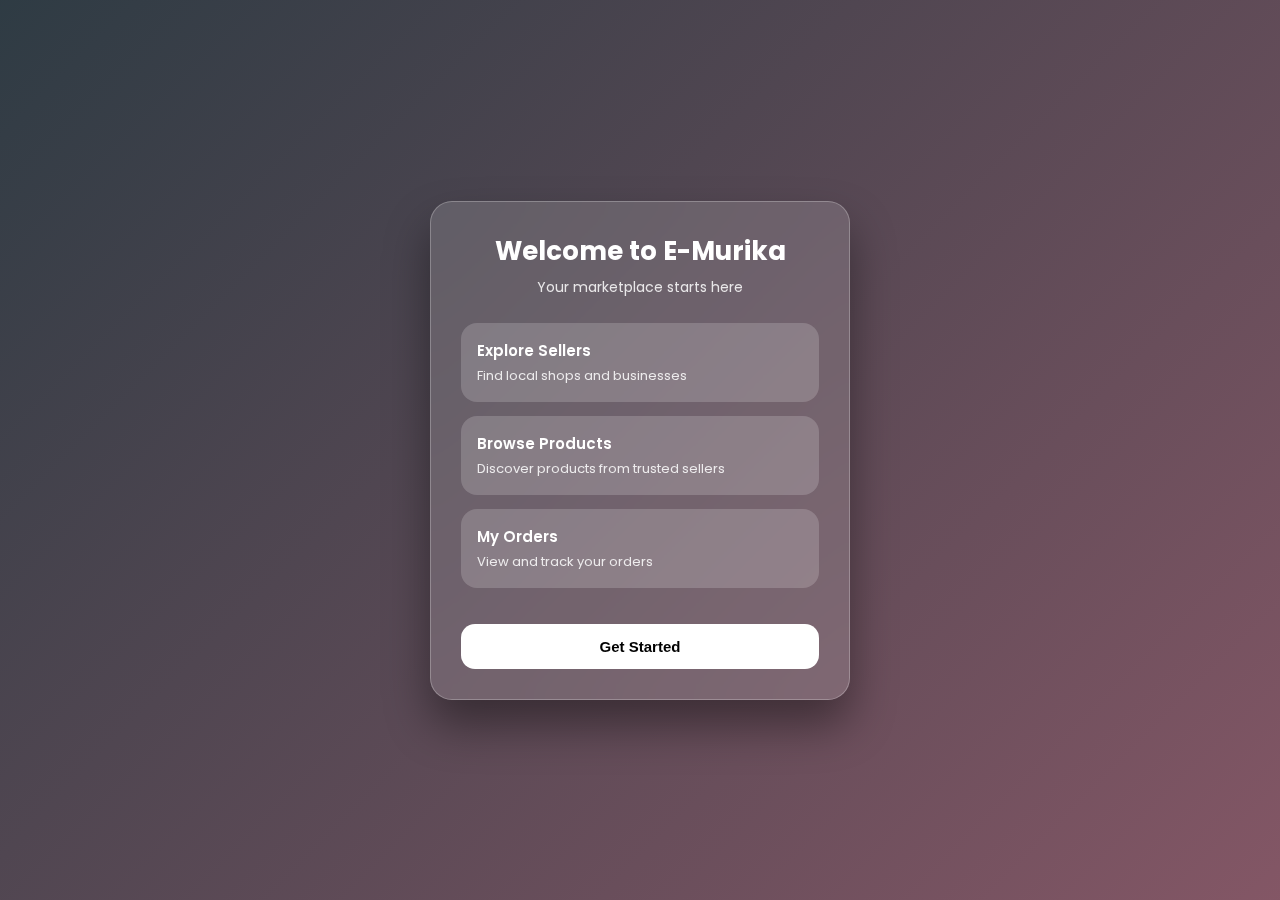
<file: templates/index.html>
<!DOCTYPE html>
<html lang="en">
<head>
  <meta charset="UTF-8">
  <title>E-Murika</title>
  <meta name="viewport" content="width=device-width, initial-scale=1.0">

  <!-- Poppins -->
  <link href="https://fonts.googleapis.com/css2?family=Poppins:wght@400;600;700&display=swap" rel="stylesheet">

  <style>
    * {
      margin: 0;
      padding: 0;
      box-sizing: border-box;
    }

    body {
      min-height: 100vh;
      font-family: 'Poppins', system-ui;
      background:
        linear-gradient(
          135deg,
          rgba(10, 25, 35, 0.85),
          rgba(90, 30, 50, 0.75)
        ),
        url("https://images.unsplash.com/photo-1519681393784-d120267933ba");
      background-size: cover;
      background-position: center;
      background-attachment: fixed;
      display: flex;
      justify-content: center;
      align-items: center;
      padding: 20px;
      color: #fff;
    }

    /* Glass container */
    .container {
      width: 100%;
      max-width: 420px;
      padding: 30px;
      border-radius: 22px;
      background: rgba(255, 255, 255, 0.14);
      backdrop-filter: blur(18px);
      -webkit-backdrop-filter: blur(18px);
      border: 1px solid rgba(255, 255, 255, 0.25);
      box-shadow: 0 25px 45px rgba(0, 0, 0, 0.4);
    }

    .header {
      text-align: center;
      margin-bottom: 25px;
    }

    .header h1 {
      font-size: 26px;
      font-weight: 700;
    }

    .header p {
      font-size: 14px;
      opacity: 0.85;
      margin-top: 6px;
    }

    .card {
      padding: 16px;
      border-radius: 16px;
      background: rgba(255, 255, 255, 0.18);
      margin-bottom: 14px;
      cursor: pointer;
      transition: all 0.25s ease;
    }

    .card:hover {
      background: rgba(255, 255, 255, 0.28);
      transform: translateY(-3px);
    }

    .card-title {
      font-size: 15px;
      font-weight: 600;
    }

    .card-desc {
      font-size: 13px;
      opacity: 0.85;
      margin-top: 4px;
    }

    .action {
      margin-top: 22px;
      width: 100%;
      padding: 14px;
      border: none;
      border-radius: 14px;
      background: #ffffff;
      color: #000;
      font-size: 15px;
      font-weight: 600;
      cursor: pointer;
    }

    .action:hover {
      opacity: 0.9;
    }
  </style>
</head>

<body>

  <div class="container">

    <div class="header">
      <h1>Welcome to E-Murika</h1>
      <p>Your marketplace starts here</p>
    </div>

    <div class="card">
      <div class="card-title">Explore Sellers</div>
      <div class="card-desc">Find local shops and businesses</div>
    </div>

    <div class="card">
      <div class="card-title">Browse Products</div>
      <div class="card-desc">Discover products from trusted sellers</div>
    </div>

    <div class="card">
      <div class="card-title">My Orders</div>
      <div class="card-desc">View and track your orders</div>
    </div>

    <button class="action">Get Started</button>

  </div>

</body>
</html>
</file>
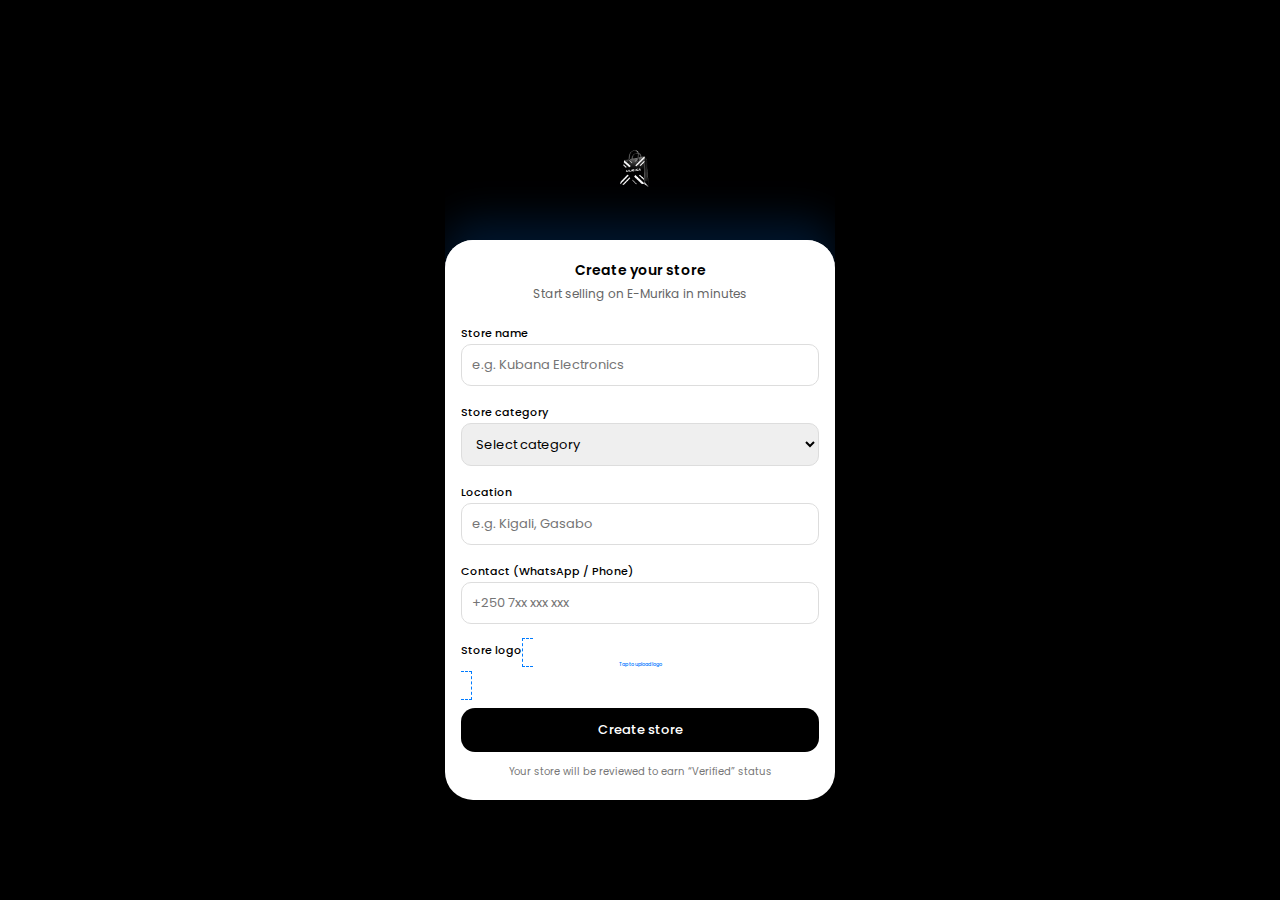
<file: templates/create-store.html>
<!DOCTYPE html>
<html lang="en">
<head>
<meta charset="UTF-8">
<title>Create Store | E-Murika</title>
<meta name="viewport" content="width=device-width, initial-scale=1.0">

<link href="https://fonts.googleapis.com/css2?family=Poppins:wght@400;500;600&display=swap" rel="stylesheet">

<style>
*{
  margin:0;
  padding:0;
  box-sizing:border-box;
  font-family:'Poppins',system-ui;
}

body{
  background:#000;
  display:flex;
  justify-content:center;
  align-items:center;
  min-height:100vh;
}

/* PHONE */
.phone{
  width:100%;
  max-width:390px;
  height:100vh;
  max-height:700px;
  background:#000;
  border-radius:28px;
  overflow:hidden;
  display:flex;
  flex-direction:column;
}

/* TOP */
.top{
  height:20%;
  display:flex;
  align-items:center;
  justify-content:center;
}

.logo{
  width:120px;
}

/* CARD */
.card{
  flex:1;
  background:#fff;
  border-radius:28px 28px 0 0;
  padding:20px 16px;
  display:flex;
  flex-direction:column;

  /* subtle blue aura */
  box-shadow:
    0 -20px 40px rgba(0,120,255,.18),
    inset 0 1px 0 rgba(255,255,255,.8);
}

/* TITLE */
h1{
  font-size:14px;
  font-weight:600;
  text-align:center;
}

.subtitle{
  font-size:12px;
  color:#666;
  text-align:center;
  margin-top:4px;
  margin-bottom:16px;
}

/* FORM */
.form{
  display:flex;
  flex-direction:column;
  gap:12px;
}

label{
  font-size:11px;
  font-weight:500;
}

input, select{
  width:100%;
  padding:10px;
  border-radius:10px;
  border:1px solid #ddd;
  font-size:13px;
  outline:none;
}

/* blue focus */
input:focus, select:focus{
  border-color:#007bff;
  box-shadow:0 0 0 2px rgba(0,123,255,.15);
}

/* UPLOAD */
.upload{
  border:1.5px dashed #007bff;
  border: radius 5px;
  padding:10px;
  text-align:center;
  font-size:5px;
  color:#007bff;
  cursor:pointer;
}

.upload img{
  width: 34px;
  height:34px;
  object-fit:cover;
  border-radius:6px;
  margin-bottom:4px;
}

.upload input{
  display:none;
}

/* BUTTON */
button{
  margin-top:auto;
  padding:12px;
  border:none;
  border-radius:14px;
  background:#000;
  color:#fff;
  font-size:13px;
  font-weight:500;
  cursor:pointer;
}

/* TRUST */
.trust{
  text-align:center;
  font-size:10px;
  color:#777;
  margin-top:12px;
}
</style>
</head>

<body>

<div class="phone">

  <!-- TOP -->
  <div class="top">
    <img src="../static/murika_logo.png" alt="E-Murika" class="logo">
  </div>

  <!-- CARD -->
  <div class="card">

    <h1>Create your store</h1>
    <div class="subtitle">
      Start selling on E-Murika in minutes
    </div>

    <div class="form">

      <div>
        <label>Store name</label>
        <input type="text" placeholder="e.g. Kubana Electronics">
      </div>

      <div>
        <label>Store category</label>
        <select>
          <option>Select category</option>
          <option>Electronics</option>
          <option>Fashion</option>
          <option>Food & Drinks</option>
          <option>Home & Living</option>
          <option>Services</option>
        </select>
      </div>

      <div>
        <label>Location</label>
        <input type="text" placeholder="e.g. Kigali, Gasabo">
      </div>

      <div>
        <label>Contact (WhatsApp / Phone)</label>
        <input type="tel" placeholder="+250 7xx xxx xxx">
      </div>

      <div>
        <label>Store logo</label>
        <label class="upload">
          <img id="logoPreview" style="display:none;">
          <div id="uploadText">Tap to upload logo</div>
          <input type="file" accept="image/*" onchange="previewLogo(event)">
        </label>
      </div>

    </div>

    <button onclick="createStore()">Create store</button>

    <div class="trust">
      Your store will be reviewed to earn “Verified” status
    </div>

  </div>

</div>

<script>
function previewLogo(event){
  const file = event.target.files[0];
  if(!file) return;

  const img = document.getElementById("logoPreview");
  const text = document.getElementById("uploadText");

  img.src = URL.createObjectURL(file);
  img.style.display = "block";
  text.textContent = "Change logo";
}

function createStore(){
  alert("Store created (connect backend next)");
  // TODO: send form data + image to backend
}
</script>

</body>
</html>
</file>
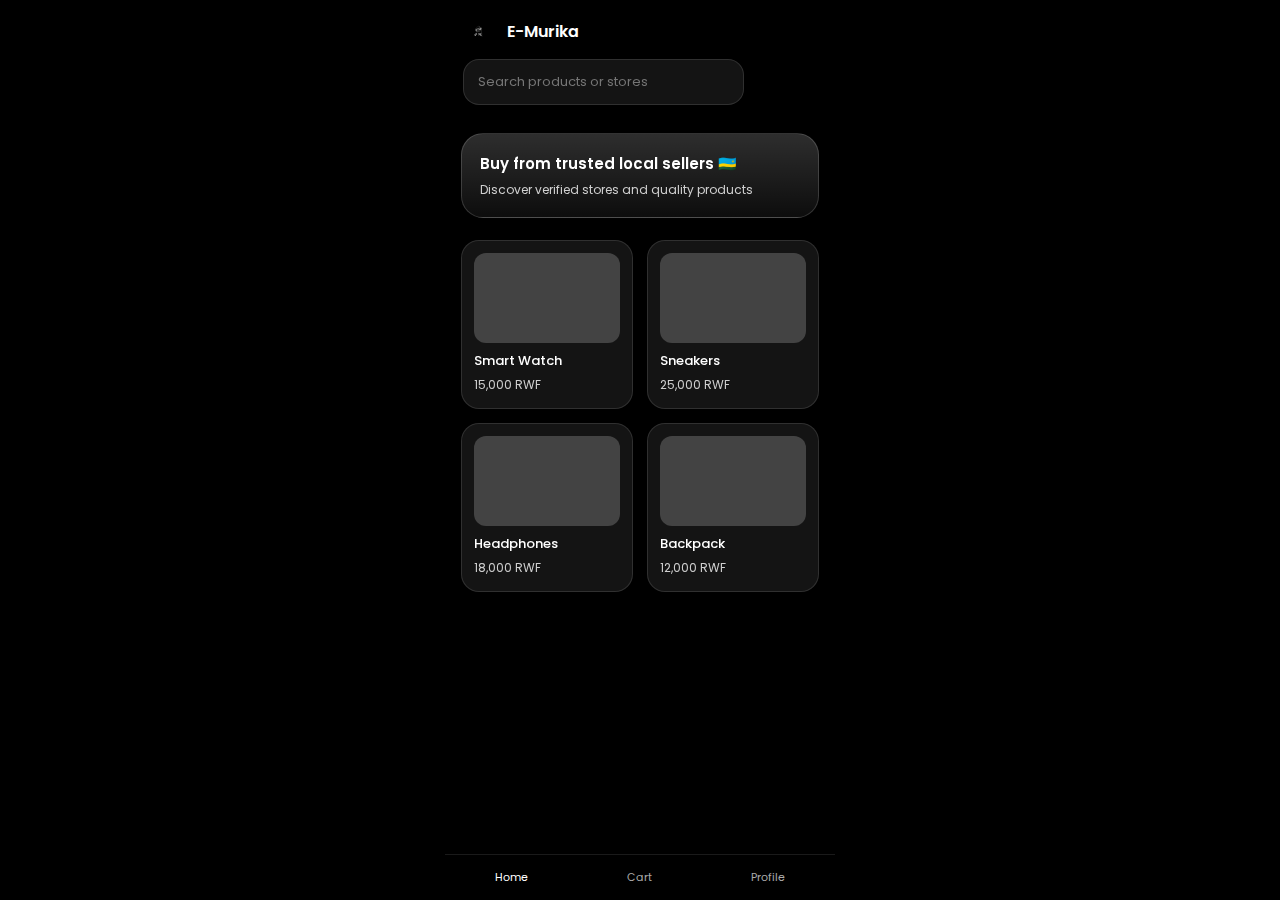
<file: templates/home.html>
<!DOCTYPE html>
<html lang="en">
<head>
<meta charset="UTF-8">
<title>E-Murika | Home</title>
<meta name="viewport" content="width=device-width, initial-scale=1.0">

<link href="https://fonts.googleapis.com/css2?family=Poppins:wght@400;500;600&display=swap" rel="stylesheet">

<style>
*{
  margin:0;
  padding:0;
  box-sizing:border-box;
  font-family:'Poppins',system-ui;
}

body{
  background:#000;
  display:flex;
  justify-content:center;
  min-height:100vh;
}

/* PHONE */
.phone{
  width:100%;
  max-width:390px;
  background:#000;
  display:flex;
  flex-direction:column;
}

/* HEADER */
.header{
  padding:18px 18px 14px;
}

.brand{
  display:flex;
  align-items:center;
  gap:10px;
}

.brand img{
  width:34px;
}

.brand h1{
  font-size:16px;
  color:#fff;
  font-weight:600;
}

.search{
  margin-top:14px;
  background:rgba(255,255,255,0.08);
  border:1px solid rgba(255,255,255,0.12);
  backdrop-filter:blur(14px);
  border-radius:16px;
  padding:12px 14px;
  color:#fff;
  font-size:13px;
}

/* BANNER */
.banner{
  margin:14px 16px;
  padding:18px;
  border-radius:22px;
  background:linear-gradient(
    180deg,
    rgba(255,255,255,.18),
    rgba(255,255,255,.05)
  );
  backdrop-filter:blur(18px);
  border:1px solid rgba(255,255,255,.16);
  color:#fff;
}

.banner h2{
  font-size:15px;
  font-weight:600;
}

.banner p{
  font-size:12px;
  color:#d0d0d0;
  margin-top:6px;
}

/* PRODUCTS */
.products{
  padding:8px 16px;
  display:grid;
  grid-template-columns:repeat(2,1fr);
  gap:14px;
}

.product{
  background:rgba(255,255,255,0.08);
  border:1px solid rgba(255,255,255,0.12);
  backdrop-filter:blur(16px);
  border-radius:18px;
  padding:12px;
  color:#fff;
  cursor:pointer;
  transition:.15s;
}

.product:active{
  transform:scale(.96);
}

.thumb{
  width:100%;
  height:90px;
  border-radius:12px;
  background:rgba(255,255,255,0.2);
  margin-bottom:8px;
}

.product h4{
  font-size:13px;
  font-weight:500;
}

.product span{
  font-size:12px;
  color:#cfcfcf;
}

/* NAV */
.nav{
  margin-top:auto;
  display:flex;
  justify-content:space-around;
  padding:14px 0;
  border-top:1px solid rgba(255,255,255,0.1);
}

.nav div{
  font-size:11px;
  color:#aaa;
}

.nav .active{
  color:#fff;
}
</style>
</head>

<body>

<div class="phone">

  <!-- HEADER -->
  <div class="header">
    <div class="brand">
      <img src="../static/murika_logo.png" alt="E-Murika">
      <h1>E-Murika</h1>
    </div>
    <input class="search" placeholder="Search products or stores">
  </div>

  <!-- BANNER -->
  <div class="banner">
    <h2>Buy from trusted local sellers 🇷🇼</h2>
    <p>Discover verified stores and quality products</p>
  </div>

  <!-- PRODUCTS -->
  <div class="products">

    <div class="product">
      <div class="thumb"></div>
      <h4>Smart Watch</h4>
      <span>15,000 RWF</span>
    </div>

    <div class="product">
      <div class="thumb"></div>
      <h4>Sneakers</h4>
      <span>25,000 RWF</span>
    </div>

    <div class="product">
      <div class="thumb"></div>
      <h4>Headphones</h4>
      <span>18,000 RWF</span>
    </div>

    <div class="product">
      <div class="thumb"></div>
      <h4>Backpack</h4>
      <span>12,000 RWF</span>
    </div>

  </div>

  <!-- NAV -->
  <div class="nav">
    <div class="active">Home</div>
    <div>Cart</div>
    <div>Profile</div>
  </div>

</div>

</body>
</html>
</file>
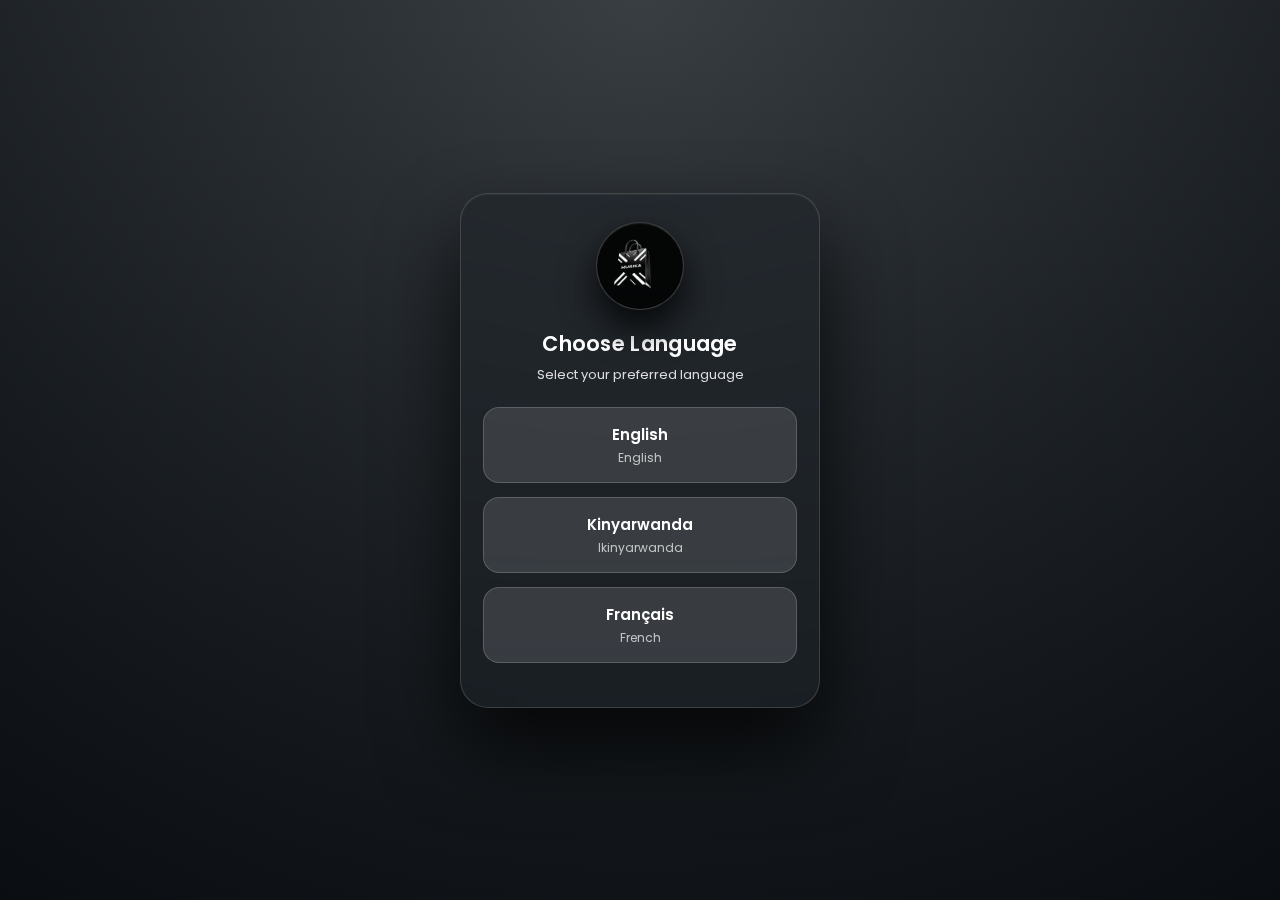
<file: templates/language.html>
<!DOCTYPE html>
<html lang="en">
<head>
  <meta charset="UTF-8">
  <title>Choose Language | E-Murika</title>
  <meta name="viewport" content="width=device-width, initial-scale=1.0">

  <!-- Poppins Font -->
  <link href="https://fonts.googleapis.com/css2?family=Poppins:wght@400;600;700&display=swap" rel="stylesheet">

  <style>
    * {
      margin: 0;
      padding: 0;
      box-sizing: border-box;
    }

    body {
      min-height: 100vh;
      font-family: 'Poppins', system-ui;
      background:
        radial-gradient(
          circle at top,
          rgba(70, 75, 80, 0.45),
          rgba(10, 14, 18, 0.95)
        ),
        linear-gradient(
          180deg,
          #2f3439 0%,
          #1e2327 40%,
          #0e1114 100%
        );
      display: flex;
      justify-content: center;
      align-items: center;
      padding: 16px;
      color: #ffffff;
    }

    /* GLASS CONTAINER */
    .glass {
      width: 100%;
      max-width: 360px;
      padding: 28px 22px 30px;
      border-radius: 28px;
      background: rgba(30, 35, 40, 0.55);
      backdrop-filter: blur(28px);
      -webkit-backdrop-filter: blur(28px);
      border: 1px solid rgba(255, 255, 255, 0.15);
      box-shadow:
        0 40px 80px rgba(0, 0, 0, 0.75),
        inset 0 1px 1px rgba(255, 255, 255, 0.06);
      text-align: center;
    }

    /* LOGO CIRCLE */
    .logo-badge {
      width: 88px;
      height: 88px;
      margin: 0 auto 18px;
      border-radius: 50%;
      background: rgba(0, 0, 0, 0.85);
      backdrop-filter: blur(14px);
      border: 1px solid rgba(255, 255, 255, 0.22);
      box-shadow:
        0 18px 36px rgba(0, 0, 0, 0.8),
        inset 0 1px 1px rgba(255, 255, 255, 0.08);
      display: flex;
      align-items: center;
      justify-content: center;
      overflow: hidden;
    }

    .logo-badge img {
      width: 150px;
      height: 150px;
      object-fit: contain;
      transform: scale(1.05);
    }

    h1 {
      font-size: 21px;
      font-weight: 600;
      margin-bottom: 6px;
      letter-spacing: 0.3px;
    }

    p {
      font-size: 13px;
      opacity: 0.85;
      margin-bottom: 22px;
    }

    /* LANGUAGE BUTTONS */
    .lang {
      padding: 15px;
      border-radius: 16px;
      background: rgba(255, 255, 255, 0.12);
      backdrop-filter: blur(14px);
      border: 1px solid rgba(255, 255, 255, 0.18);
      margin-bottom: 14px;
      cursor: pointer;
      transition: all 0.25s ease;
      font-weight: 600;
      font-size: 15px;
      color: #fff;
    }

    .lang span {
      display: block;
      font-size: 12px;
      font-weight: 400;
      opacity: 0.7;
      margin-top: 3px;
    }

    .lang:hover {
      background: rgba(255, 255, 255, 0.22);
      transform: translateY(-2px);
    }
  </style>
</head>

<body>

  <div class="glass">

    <div class="logo-badge">
      <img src="../static/murika_logo.png" alt="E-Murika Logo">
    </div>

    <h1>Choose Language</h1>
    <p>Select your preferred language</p>

    <div class="lang" onclick="selectLanguage('en')">
      English
      <span>English</span>
    </div>

    <div class="lang" onclick="selectLanguage('rw')">
      Kinyarwanda
      <span>Ikinyarwanda</span>
    </div>

    <div class="lang" onclick="selectLanguage('fr')">
      Français
      <span>French</span>
    </div>

  </div>

  <script>
    function selectLanguage(lang) {
      localStorage.setItem("emurika_language", lang);
      setTimeout(() => {
        window.location.href = "welcome.html";
      }, 250);
    }
  </script>

</body>
</html>
</file>
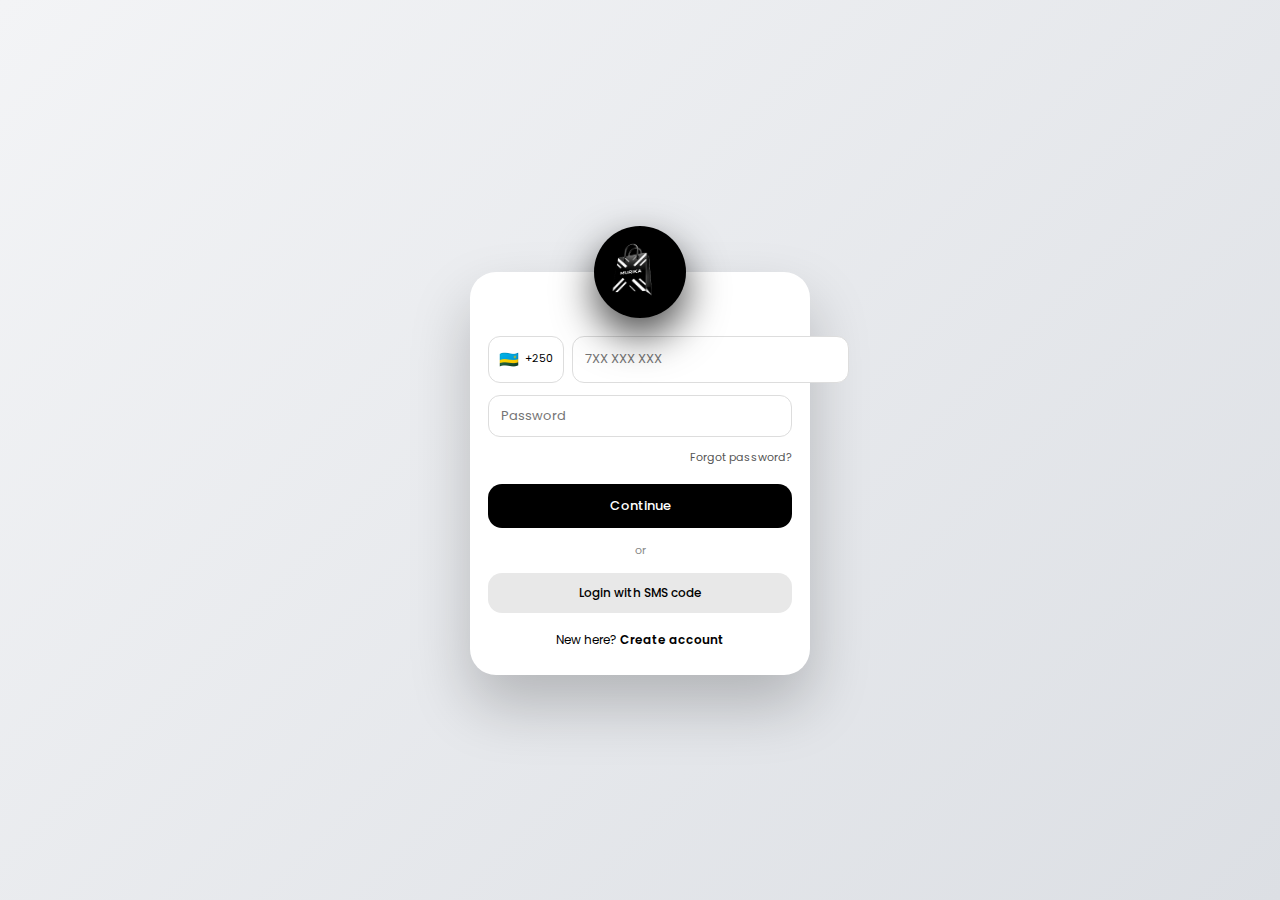
<file: templates/loginseller.html>
<!DOCTYPE html>
<html lang="en">
<head>
<meta charset="UTF-8">
<title>E-Murika</title>
<meta name="viewport" content="width=device-width, initial-scale=1.0">

<link href="https://fonts.googleapis.com/css2?family=Poppins:wght@400;500;600&display=swap" rel="stylesheet">

<style>
*{
  margin:0;
  padding:0;
  box-sizing:border-box;
  font-family:'Poppins',system-ui;
}

body{
  min-height:100vh;
  background:linear-gradient(135deg,#f3f4f6,#dcdfe4);
  display:flex;
  align-items:center;
  justify-content:center;
  padding:16px;
}

.wrapper{
  width:100%;
  max-width:340px;
  position:relative;
}

/* LOGO */
.logo-circle{
  width:92px;
  height:92px;
  border-radius:50%;
  background:#000;
  display:flex;
  align-items:center;
  justify-content:center;
  margin:0 auto -46px;
  z-index:5;
  position:relative;
  box-shadow:0 18px 40px rgba(0,0,0,0.7);
}

.logo-circle img{
  width:180%;
  height:190%;
  object-fit:contain;
}

/* CARD */
.card{
  background:#fff;
  border-radius:26px;
  padding:64px 18px 26px;
  box-shadow:0 30px 60px rgba(0,0,0,0.22);
  position:relative;
  z-index:1;
}

/* PHONE INPUT */
.phone-row{
  display:flex;
  gap:8px;
  margin-bottom:12px;
}

.country{
  display:flex;
  align-items:center;
  gap:6px;
  padding:10px 10px;
  border:1px solid #ddd;
  border-radius:12px;
  font-size:13px;
  cursor:pointer;
  background:#fff;
}

.country span{
  font-size:16px;
}

.phone-row input{
  flex:1;
  border:1px solid #ddd;
  border-radius:12px;
  padding:10px 12px;
  font-size:13px;
  outline:none;
}

.phone-row input:focus{
  border-color:#000;
}

/* PASSWORD */
.password{
  margin-bottom:6px;
}

.password input{
  width:100%;
  border:1px solid #ddd;
  border-radius:12px;
  padding:10px 12px;
  font-size:13px;
  outline:none;
}

/* FORGOT */
.forgot{
  text-align:right;
  margin-bottom:16px;
}

.forgot a{
  font-size:11px;
  color:#555;
  text-decoration:none;
}

.forgot a:hover{
  text-decoration:underline;
}

/* BUTTONS */
.btn-main{
  width:100%;
  padding:12px;
  border-radius:14px;
  background:#000;
  color:#fff;
  border:none;
  font-size:13px;
  font-weight:500;
  cursor:pointer;
}

.btn-main:hover{
  opacity:.9;
}

.btn-main:active{
  transform:scale(.97);
}

.divider{
  text-align:center;
  font-size:11px;
  color:#888;
  margin:14px 0;
}

.btn-alt{
  width:100%;
  padding:11px;
  border-radius:14px;
  background:#e8e8e8;
  border:none;
  font-size:12px;
  font-weight:500;
  cursor:pointer;
}

.btn-alt:hover{
  background:#dedede;
}

/* BOTTOM */
.bottom{
  margin-top:18px;
  text-align:center;
  font-size:12px;
}

.bottom a{
  color:#000;
  font-weight:600;
  text-decoration:none;
}

.bottom a:hover{
  text-decoration:underline;
}
</style>
</head>

<body>

<div class="wrapper">

  <div class="logo-circle">
    <img src="../static/murika_logo.png" alt="E-Murika">
  </div>

  <div class="card">

    <div class="phone-row">
      <div class="country">
        <span>🇷🇼</span>
        <small>+250</small>
      </div>
      <input type="tel" placeholder="7XX XXX XXX">
    </div>

    <div class="password">
      <input type="password" placeholder="Password">
    </div>

    <div class="forgot">
      <a href="forgotpassword.html">Forgot password?</a>
    </div>

    <button class="btn-main" onclick="login()">Continue</button>

    <div class="divider">or</div>

    <button class="btn-alt" onclick="otp()">Login with SMS code</button>

    <div class="bottom">
      New here? <a href="register.html">Create account</a>
    </div>

  </div>
</div>

<script>
function login(){
  window.location.href="";
}
function otp(){
  window.location.href="login-sms.html";
}
</script>

</body>
</html>
</file>
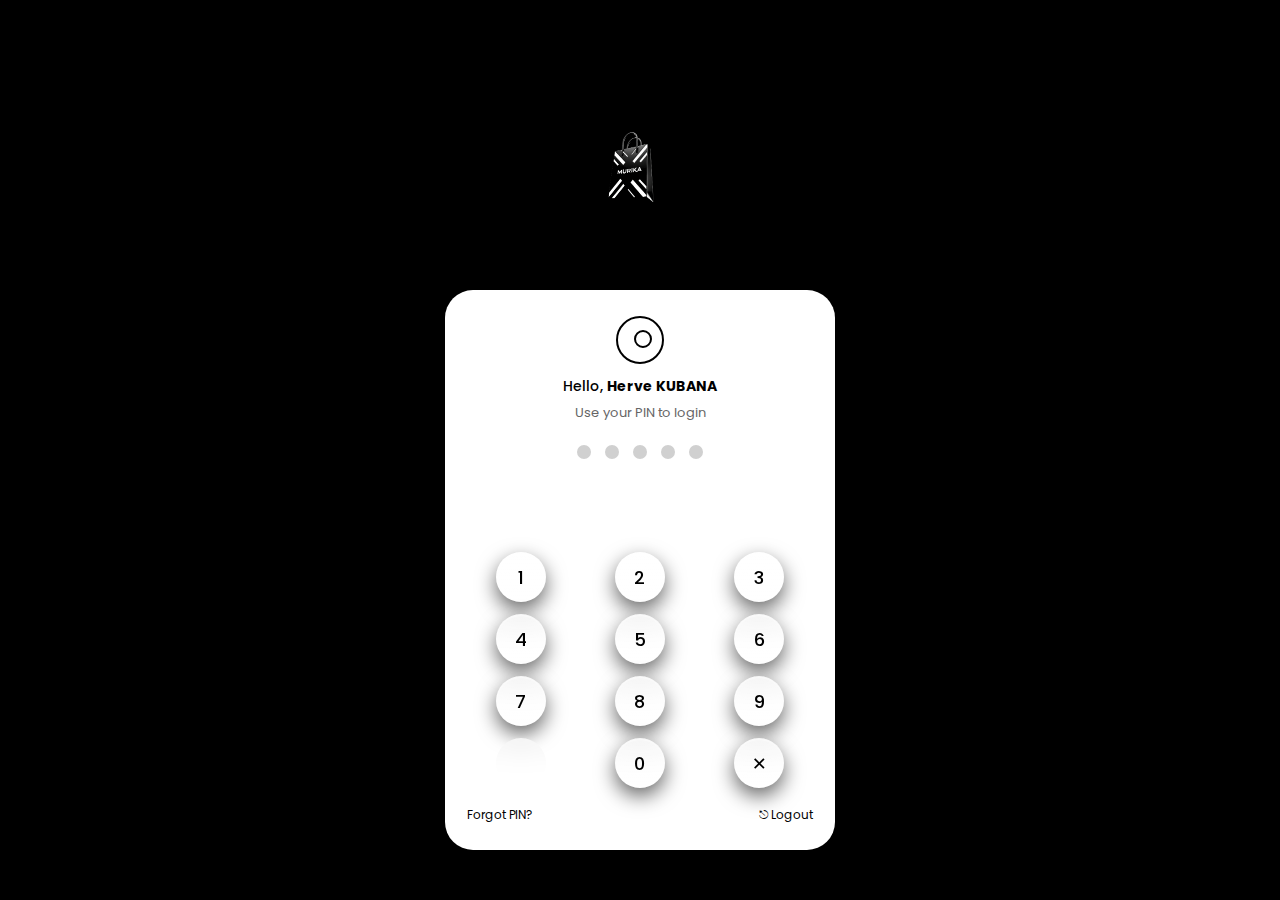
<file: templates/pin.html>
<!DOCTYPE html>
<html lang="en">
<head>
<meta charset="UTF-8">
<title>PIN Login</title>
<meta name="viewport" content="width=device-width, initial-scale=1.0">

<link href="https://fonts.googleapis.com/css2?family=Poppins:wght@400;500;600&display=swap" rel="stylesheet">

<style>
*{
  margin:0;
  padding:0;
  box-sizing:border-box;
  font-family:'Poppins',system-ui;
}

body{
  min-height:100vh;
  background:#000;
  display:flex;
  justify-content:center;
  align-items:center;
}

/* PHONE */
.phone{
  width:100%;
  max-width:390px;
  height:100vh;
  max-height:800px;
  background:#000;
  border-radius:28px;
  overflow:hidden;
  display:flex;
  flex-direction:column;
}

/* TOP BRAND */
.top{
  height:30%;
  display:flex;
  align-items:center;
  justify-content:center;
}

.logo{
  width:190px;
  height:180px;
}

/* MAIN CARD */
.card{
  flex:1;
  background:#fff;
  border-radius:28px 28px 0 0;
  padding:26px 22px;
  display:flex;
  flex-direction:column;
}

/* USER ICON */
.avatar{
  width:48px;
  height:48px;
  border-radius:50%;
  border:2px solid #000;
  margin:0 auto 12px;
  position:relative;
}

.avatar::after{
  content:"";
  position:absolute;
  top:12px;
  left:16px;
  width:14px;
  height:14px;
  border-radius:50%;
  border:2px solid #000;
}

/* TEXT */
h2{
  text-align:center;
  font-size:14px;
  font-weight:500;
  color:#000;
}

.subtitle{
  text-align:center;
  font-size:13px;
  color:#666;
  margin-top:6px;
}

/* PIN DOTS */
.pin{
  display:flex;
  justify-content:center;
  gap:14px;
  margin:22px 0 18px;
}

.dot{
  width:14px;
  height:14px;
  border-radius:50%;
  background:#d0d0d0;
  transition:.25s;
}

.dot.active{
  background:#000;
  transform:scale(1.15);
}

.pin.error{
  animation: shake .35s;
}

@keyframes shake{
  0%{transform:translateX(0)}
  25%{transform:translateX(-6px)}
  50%{transform:translateX(6px)}
  75%{transform:translateX(-6px)}
  100%{transform:translateX(0)}
}

/* KEYPAD */
.keypad{
  display:grid;
  grid-template-columns:repeat(3,1fr);
  gap:12px;
  margin-top:auto;
  justify-items:center;
}

.key{
  width:50px;
  height:50px;
  border-radius:50%;
  background:linear-gradient(
    180deg,
    rgba(255,255,255,.18),
    rgba(255,255,255,.05)
  );
  backdrop-filter:blur(14px);
  border:1px solid rgba(255,255,255,.18);
  display:flex;
  align-items:center;
  justify-content:center;
  font-size:18px;
  font-weight:500;
  color:#000;
  cursor:pointer;
  box-shadow:
    inset 0 1px 0 rgba(255,255,255,.4),
    0 8px 20px rgba(0,0,0,.6);
  transition:.12s;
}

.key:active{
  transform:scale(.92);
}

.key.empty{
  background:transparent;
  border:none;
  box-shadow:none;
  pointer-events:none;
}

/* FOOTER */
.footer{
  display:flex;
  justify-content:space-between;
  margin-top:18px;
  font-size:12px;
  color:#000;
}

.footer span{
  cursor:pointer;
}
</style>
</head>

<body>

<div class="phone">

  <!-- TOP -->
  <div class="top">
    <img src="../static/murika_logo.png" class="logo" alt="E-Murika">
  </div>

  <!-- CARD -->
  <div class="card">

    <div class="avatar"></div>

    <h2>Hello, <strong id="username">Friend</strong></h2>
    <div class="subtitle">Use your PIN to login</div>

    <!-- PIN -->
    <div class="pin" id="pinDots">
      <div class="dot"></div>
      <div class="dot"></div>
      <div class="dot"></div>
      <div class="dot"></div>
      <div class="dot"></div>
    </div>

    <!-- KEYPAD -->
    <div class="keypad">
      <div class="key" data-num="1">1</div>
      <div class="key" data-num="2">2</div>
      <div class="key" data-num="3">3</div>
      <div class="key" data-num="4">4</div>
      <div class="key" data-num="5">5</div>
      <div class="key" data-num="6">6</div>
      <div class="key" data-num="7">7</div>
      <div class="key" data-num="8">8</div>
      <div class="key" data-num="9">9</div>
      <div class="key empty"></div>
      <div class="key" data-num="0">0</div>
      <div class="key" id="del">✕</div>
    </div>

    <!-- FOOTER -->
    <div class="footer">
      <span onclick="forgotPin()">Forgot PIN?</span>
      <span onclick="logout()">⎋ Logout</span>
    </div>

  </div>
</div>

<script>
const MAX = 5;
const CORRECT_PIN = "12345"; // 🔐 fake PIN for now
let pin = "";

const dots = document.querySelectorAll(".dot");
const pinBox = document.getElementById("pinDots");

document.getElementById("username").textContent =
  localStorage.getItem("emurika_name") || "Herve KUBANA";

document.querySelectorAll("[data-num]").forEach(btn=>{
  btn.onclick = () => addPin(btn.dataset.num);
});

document.getElementById("del").onclick = deletePin;

function addPin(num){
  if(pin.length >= MAX) return;
  pin += num;
  updateDots();

  if(pin.length === MAX){
    setTimeout(checkPin, 200);
  }
}

function deletePin(){
  pin = pin.slice(0,-1);
  updateDots();
}

function updateDots(){
  dots.forEach((d,i)=>{
    d.classList.toggle("active", i < pin.length);
  });
}

function checkPin(){
  if(pin === CORRECT_PIN){
    const role = localStorage.getItem("emurika_role");

    if(role === "seller"){
      window.location.href = "seller_dashboard.html";
    } else {
      window.location.href = "home.html";
    }
  }
}


function forgotPin(){
  window.location.href = "forgotpwd.html";
}

function logout(){
  localStorage.clear();
  window.location.href = "welcome.html";
}
</script>

</body>
</html>
</file>
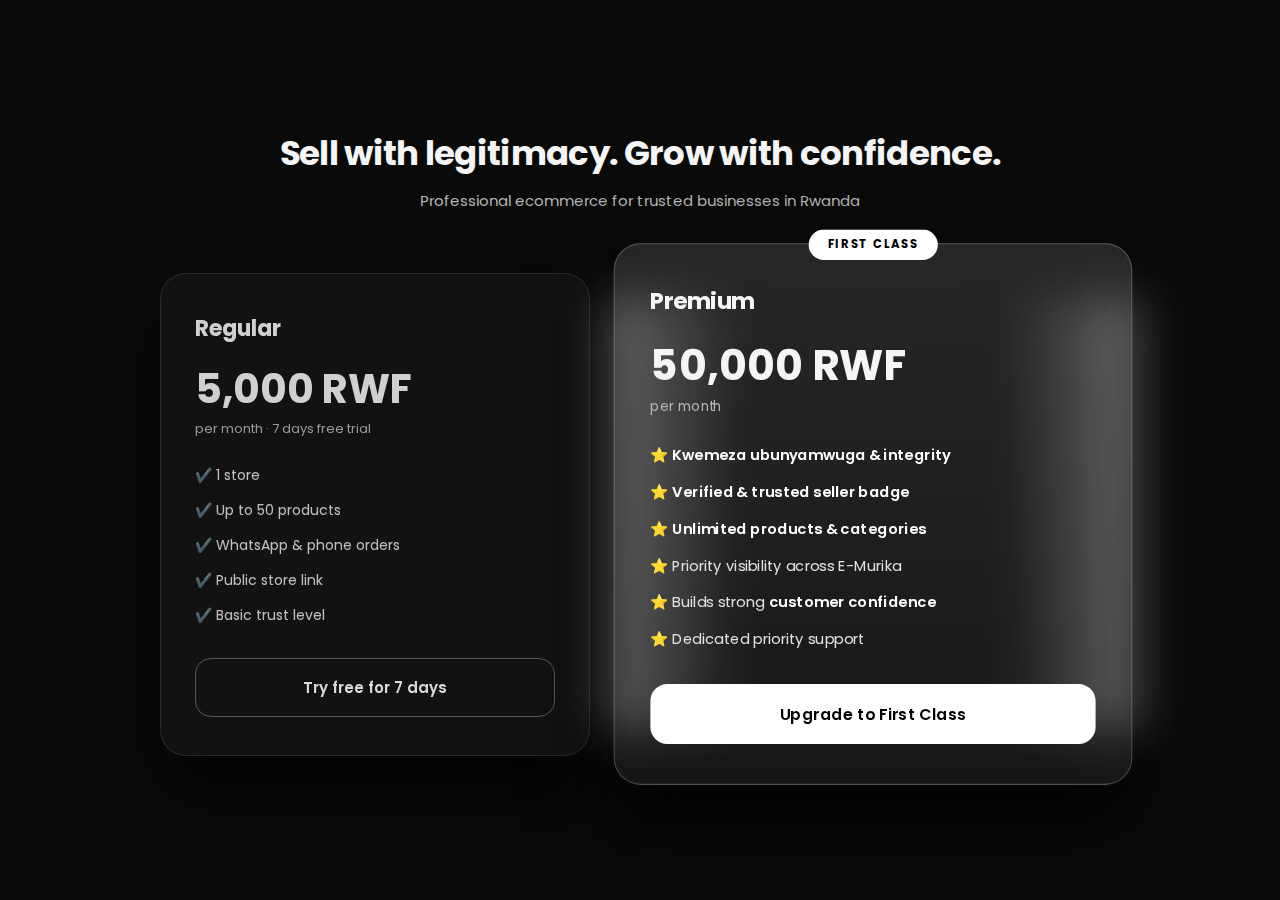
<file: templates/register.html>
<!DOCTYPE html>
<html lang="en">
<head>
<meta charset="UTF-8">
<title>Pricing | E-Murika</title>
<meta name="viewport" content="width=device-width, initial-scale=1.0">

<link href="https://fonts.googleapis.com/css2?family=Poppins:wght@400;500;600;700&display=swap" rel="stylesheet">

<style>
*{
  margin:0;
  padding:0;
  box-sizing:border-box;
  font-family:'Poppins',system-ui;
}

body{
  min-height:100vh;
  background:#0a0a0a;
  color:#f5f5f5;
  display:flex;
  justify-content:center;
  align-items:center;
  padding:28px;
}

/* subtle luxury grain */
body::before{
  content:"";
  position:absolute;
  inset:0;
  background:url("https://www.transparenttextures.com/patterns/noise.png");
  opacity:.08;
  pointer-events:none;
}

.container{
  width:100%;
  max-width:960px;
}

/* HEADER */
.header{
  text-align:center;
  margin-bottom:44px;
}

.header h1{
  font-size:34px;
  font-weight:700;
  letter-spacing:-0.02em;
}

.header p{
  margin-top:10px;
  font-size:15px;
  color:#b5b5b5;
}

/* LAYOUT */
.pricing{
  display:grid;
  grid-template-columns:1fr 1.15fr;
  gap:36px;
  align-items:center;
}

/* BASE CARD */
.card{
  position:relative;
  padding:38px 34px;
  border-radius:26px;
  background:rgba(255,255,255,.045);
  border:1px solid rgba(255,255,255,.12);
  backdrop-filter:blur(18px);
  box-shadow:0 35px 80px rgba(0,0,0,.85);
}

/* REGULAR */
.card.regular{
  opacity:.85;
}

/* PREMIUM */
.card.premium{
  background:
    linear-gradient(
      180deg,
      rgba(255,255,255,.12),
      rgba(255,255,255,.05)
    );
  border:1px solid rgba(255,255,255,.22);
  transform:scale(1.05);
}

/* SIDE NEON SHADOW */
.card.premium::before{
  content:"";
  position:absolute;
  top:10%;
  bottom:10%;
  left:-10px;
  right:-10px;
  background:
    linear-gradient(
      90deg,
      rgba(255,255,255,.35),
      transparent 25%,
      transparent 75%,
      rgba(255,255,255,.35)
    );
  filter:blur(22px);
  opacity:.9;
  z-index:-1;
}

/* BADGE */
.badge{
  position:absolute;
  top:-14px;
  left:50%;
  transform:translateX(-50%);
  background:#ffffff;
  color:#000;
  font-size:11px;
  font-weight:700;
  padding:6px 18px;
  border-radius:999px;
  letter-spacing:.12em;
}

/* TITLES */
.card h2{
  font-size:22px;
  margin-bottom:14px;
}

.price{
  margin-bottom:26px;
}

.amount{
  font-size:40px;
  font-weight:700;
}

.period{
  font-size:13px;
  color:#b5b5b5;
}

/* FEATURES */
.features{
  list-style:none;
  margin-bottom:32px;
}

.features li{
  font-size:14px;
  margin-bottom:14px;
  color:#e1e1e1;
}

.features .strong{
  font-weight:600;
  color:#ffffff;
}

/* BUTTON */
.btn{
  width:100%;
  padding:17px;
  border-radius:16px;
  font-size:15px;
  font-weight:600;
  cursor:pointer;
  transition:.25s ease;
}

.regular .btn{
  background:transparent;
  border:1px solid rgba(255,255,255,.35);
  color:#fff;
}

.premium .btn{
  background:#ffffff;
  color:#000;
  border:none;
}

.btn:active{
  transform:scale(.96);
}

/* MOBILE */
@media(max-width:768px){
  .pricing{
    grid-template-columns:1fr;
  }

  .card.premium{
    transform:scale(1.02);
  }
}
</style>
</head>

<body>

<div class="container">

  <div class="header">
    <h1>Sell with legitimacy. Grow with confidence.</h1>
    <p>Professional ecommerce for trusted businesses in Rwanda</p>
  </div>

  <div class="pricing">

    <!-- REGULAR -->
    <div class="card regular">
      <h2>Regular</h2>

      <div class="price">
        <div class="amount">5,000 RWF</div>
        <div class="period">per month · 7 days free trial</div>
      </div>

      <ul class="features">
        <li>✔️ 1 store</li>
        <li>✔️ Up to 50 products</li>
        <li>✔️ WhatsApp & phone orders</li>
        <li>✔️ Public store link</li>
        <li>✔️ Basic trust level</li>
      </ul>

      <button class="btn">Try free for 7 days</button>
    </div>

    <!-- PREMIUM -->
    <div class="card premium">
      <div class="badge">FIRST CLASS</div>

      <h2>Premium</h2>

      <div class="price">
        <div class="amount">50,000 RWF</div>
        <div class="period">per month</div>
      </div>

      <ul class="features">
        <li>⭐ <span class="strong">Kwemeza ubunyamwuga & integrity</span></li>
        <li>⭐ <span class="strong">Verified & trusted seller badge</span></li>
        <li>⭐ <span class="strong">Unlimited products & categories</span></li>
        <li>⭐ Priority visibility across E-Murika</li>
        <li>⭐ Builds strong <span class="strong">customer confidence</span></li>
        <li>⭐ Dedicated priority support</li>
      </ul>

      <button class="btn">Upgrade to First Class</button>
    </div>

  </div>

</div>

</body>
</html>
</file>
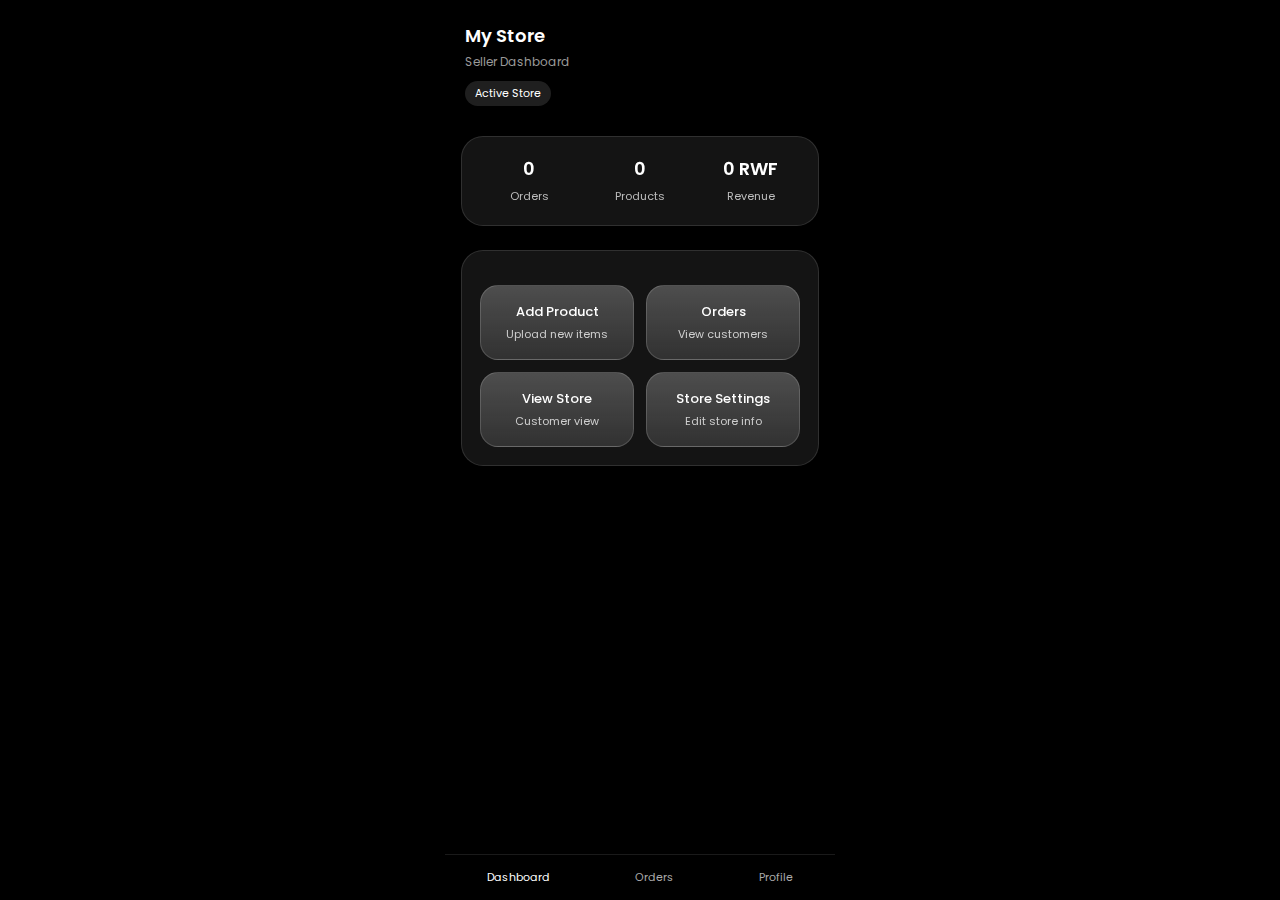
<file: templates/seller_dashboard.html>
<!DOCTYPE html>
<html lang="en">
<head>
<meta charset="UTF-8">
<title>Seller Dashboard | E-Murika</title>
<meta name="viewport" content="width=device-width, initial-scale=1.0">

<link href="https://fonts.googleapis.com/css2?family=Poppins:wght@400;500;600&display=swap" rel="stylesheet">

<style>
*{
  margin:0;
  padding:0;
  box-sizing:border-box;
  font-family:'Poppins',system-ui;
}

body{
  background:#000;
  display:flex;
  justify-content:center;
  min-height:100vh;
}

/* PHONE */
.phone{
  width:100%;
  max-width:390px;
  background:#000;
  display:flex;
  flex-direction:column;
}

/* HEADER */
.header{
  padding:22px 20px 18px;
}

.header h1{
  font-size:18px;
  font-weight:600;
  color:#fff;
}

.header p{
  font-size:12px;
  color:#9a9a9a;
  margin-top:4px;
}

/* STATUS */
.status{
  display:inline-block;
  margin-top:10px;
  font-size:11px;
  padding:4px 10px;
  border-radius:999px;
  background:rgba(255,255,255,0.12);
  color:#fff;
}

/* CARD */
.card{
  background:rgba(255,255,255,0.08);
  backdrop-filter:blur(18px);
  border:1px solid rgba(255,255,255,0.12);
  border-radius:22px;
  padding:18px;
  margin:12px 16px;
  color:#fff;
}

/* STATS */
.stats{
  display:grid;
  grid-template-columns:repeat(3,1fr);
  gap:12px;
}

.stat{
  text-align:center;
}

.stat h3{
  font-size:18px;
  font-weight:600;
}

.stat span{
  font-size:11px;
  color:#bdbdbd;
}

/* ACTIONS */
.actions{
  display:grid;
  grid-template-columns:1fr 1fr;
  gap:12px;
  margin-top:16px;
}

.action{
  padding:16px 12px;
  border-radius:18px;
  background:linear-gradient(
    180deg,
    rgba(255,255,255,.18),
    rgba(255,255,255,.05)
  );
  backdrop-filter:blur(16px);
  border:1px solid rgba(255,255,255,.16);
  text-align:center;
  cursor:pointer;
  transition:.15s;
}

.action:active{
  transform:scale(.96);
}

.action h4{
  font-size:13px;
  font-weight:500;
}

.action p{
  font-size:11px;
  color:#cfcfcf;
  margin-top:4px;
}

/* NAV BAR */
.nav{
  margin-top:auto;
  display:flex;
  justify-content:space-around;
  padding:14px 0;
  border-top:1px solid rgba(255,255,255,0.1);
}

.nav div{
  font-size:11px;
  color:#aaa;
}

.nav .active{
  color:#fff;
}
</style>
</head>

<body>

<div class="phone">

  <!-- HEADER -->
  <div class="header">
    <h1 id="storeName">Kubana Store</h1>
    <p>Seller Dashboard</p>
    <span class="status">Active Store</span>
  </div>

  <!-- STATS -->
  <div class="card">
    <div class="stats">
      <div class="stat">
        <h3>0</h3>
        <span>Orders</span>
      </div>
      <div class="stat">
        <h3>0</h3>
        <span>Products</span>
      </div>
      <div class="stat">
        <h3>0 RWF</h3>
        <span>Revenue</span>
      </div>
    </div>
  </div>

  <!-- ACTIONS -->
  <div class="card">
    <div class="actions">
      <div class="action" onclick="go('add_product.html')">
        <h4>Add Product</h4>
        <p>Upload new items</p>
      </div>
      <div class="action" onclick="go('orders.html')">
        <h4>Orders</h4>
        <p>View customers</p>
      </div>
      <div class="action" onclick="go('store_view.html')">
        <h4>View Store</h4>
        <p>Customer view</p>
      </div>
      <div class="action" onclick="go('settings.html')">
        <h4>Store Settings</h4>
        <p>Edit store info</p>
      </div>
    </div>
  </div>

  <!-- NAV -->
  <div class="nav">
    <div class="active">Dashboard</div>
    <div>Orders</div>
    <div>Profile</div>
  </div>

</div>

<script>
document.getElementById("storeName").textContent =
  localStorage.getItem("emurika_store") || "My Store";

function go(page){
  window.location.href = page;
}
</script>

</body>
</html>
</file>
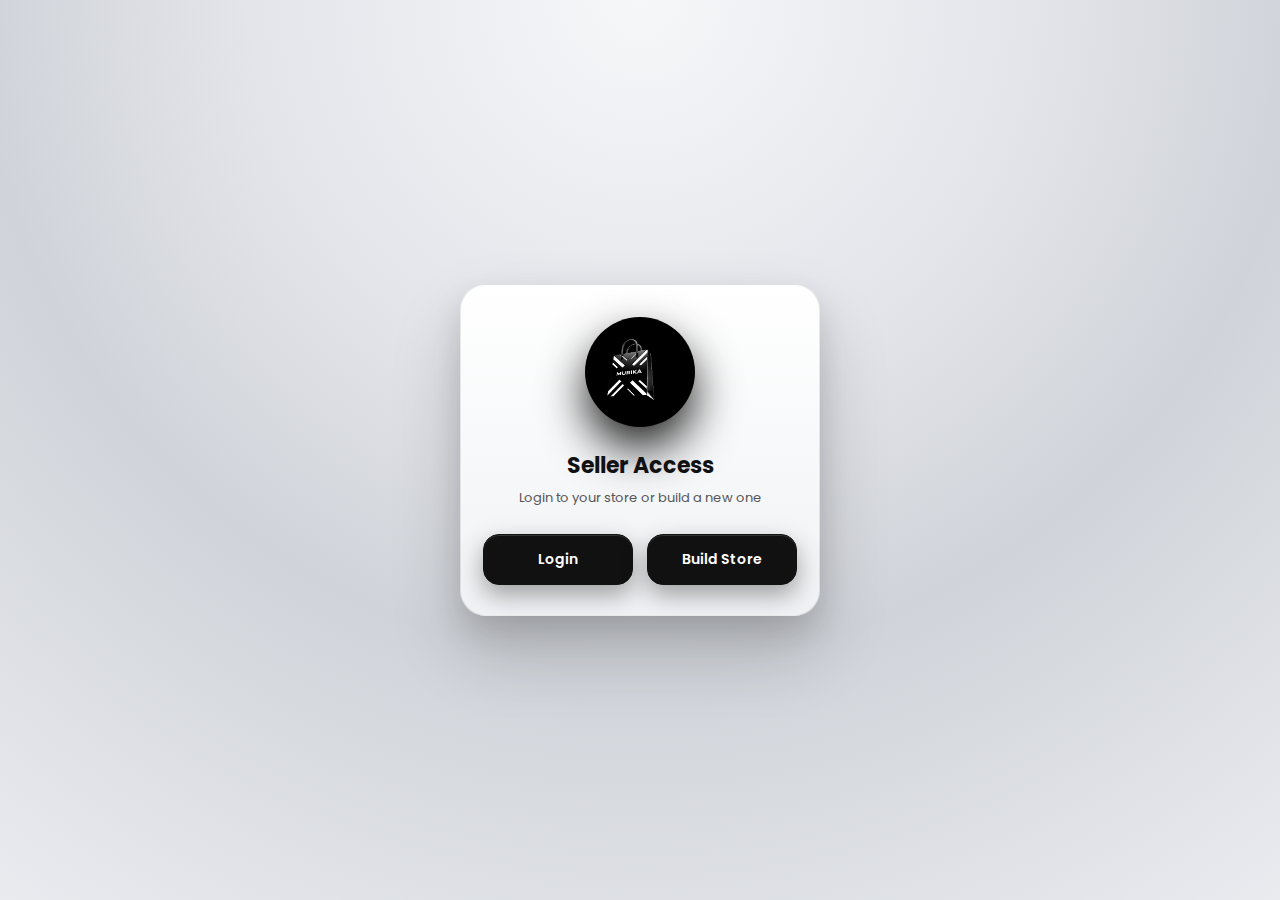
<file: templates/seller_entry.html>
<!DOCTYPE html>
<html lang="en">
<head>
  <meta charset="UTF-8" />
  <title>Seller Access | E-Murika</title>
  <meta name="viewport" content="width=device-width, initial-scale=1.0" />

  <link href="https://fonts.googleapis.com/css2?family=Poppins:wght@400;600;700&display=swap" rel="stylesheet">

  <style>
    * {
      box-sizing: border-box;
      margin: 0;
      padding: 0;
      font-family: 'Poppins', system-ui;
    }

    /* ===== SILVER / DARK PREMIUM BACKGROUND ===== */
    body {
      min-height: 100vh;
      background:
        radial-gradient(circle at top,
          #f6f7f9 0%,
          #e3e5ea 35%,
          #d0d3d9 60%,
          #e9ebef 100%
        );
      display: flex;
      align-items: center;
      justify-content: center;
      padding: 16px;
      color: #111;
    }

    /* ===== CARD ===== */
    .glass {
      width: 100%;
      max-width: 360px;
      padding: 32px 22px 30px;
      border-radius: 26px;
      background: linear-gradient(
        180deg,
        #ffffff,
        #f0f2f5
      );
      border: 1px solid rgba(0,0,0,0.08);
      text-align: center;
      box-shadow:
        0 35px 70px rgba(0,0,0,0.18),
        0 15px 30px rgba(0,0,0,0.12);
    }

    /* ===== LOGO ===== */
    .logo-circle {
      width: 110px;
      height: 110px;
      margin: 0 auto 22px;
      border-radius: 50%;
      background: #000;
      display: flex;
      align-items: center;
      justify-content: center;
      box-shadow:
        0 22px 45px rgba(0,0,0,0.85);
    }

    .logo-circle img {
      width: 180%;
      height: 180%;
      object-fit: contain;
    }

    h1 {
      font-size: 22px;
      font-weight: 700;
      margin-bottom: 6px;
    }

    p {
      font-size: 13px;
      color: #555;
      margin-bottom: 26px;
    }

    /* ===== BUTTONS (ACTIVE BY DEFAULT) ===== */
    .actions {
      display: flex;
      gap: 14px;
    }

    .btn {
      flex: 1;
      padding: 14px 10px;
      border-radius: 16px;
      background: #111;            /* ACTIVE LOOK DEFAULT */
      color: #fff;
      border: 1.5px solid #111;
      font-size: 14px;
      font-weight: 600;
      cursor: pointer;
      position: relative;
      transition: transform 0.2s ease;
      box-shadow:
        0 10px 25px rgba(0,0,0,0.35),
        inset 0 1px 0 rgba(255,255,255,0.15);
    }

    /* slight lift on hover only */
    .btn:hover {
      transform: translateY(-2px);
    }

    /* CLICK GLOW */
    .btn:active {
      animation: glow 0.35s ease;
    }

    @keyframes glow {
      0% {
        box-shadow: 0 0 0 rgba(255,255,255,0);
      }
      50% {
        box-shadow:
          0 0 18px rgba(255,255,255,0.8),
          0 0 35px rgba(255,255,255,0.5);
      }
      100% {
        box-shadow:
          0 10px 25px rgba(0,0,0,0.35);
      }
    }

    /* MOBILE */
    @media (max-width: 360px) {
      .logo-circle {
        width: 96px;
        height: 96px;
      }
    }
  </style>
</head>

<body>

  <div class="glass">
    <div class="logo-circle">
      <img src="../static/murika_logo.png" alt="E-Murika Logo">
    </div>

    <h1>Seller Access</h1>
    <p>Login to your store or build a new one</p>

    <div class="actions">
      <button class="btn" onclick="goLogin()">Login</button>
      <button class="btn" onclick="goSignup()">Build Store</button>
    </div>
  </div>

  <script>
    function goLogin() {
      window.location.href = "loginseller.html";
    }
    function goSignup() {
      window.location.href = "/register-seller";
    }
  </script>

</body>
</html>
</file>
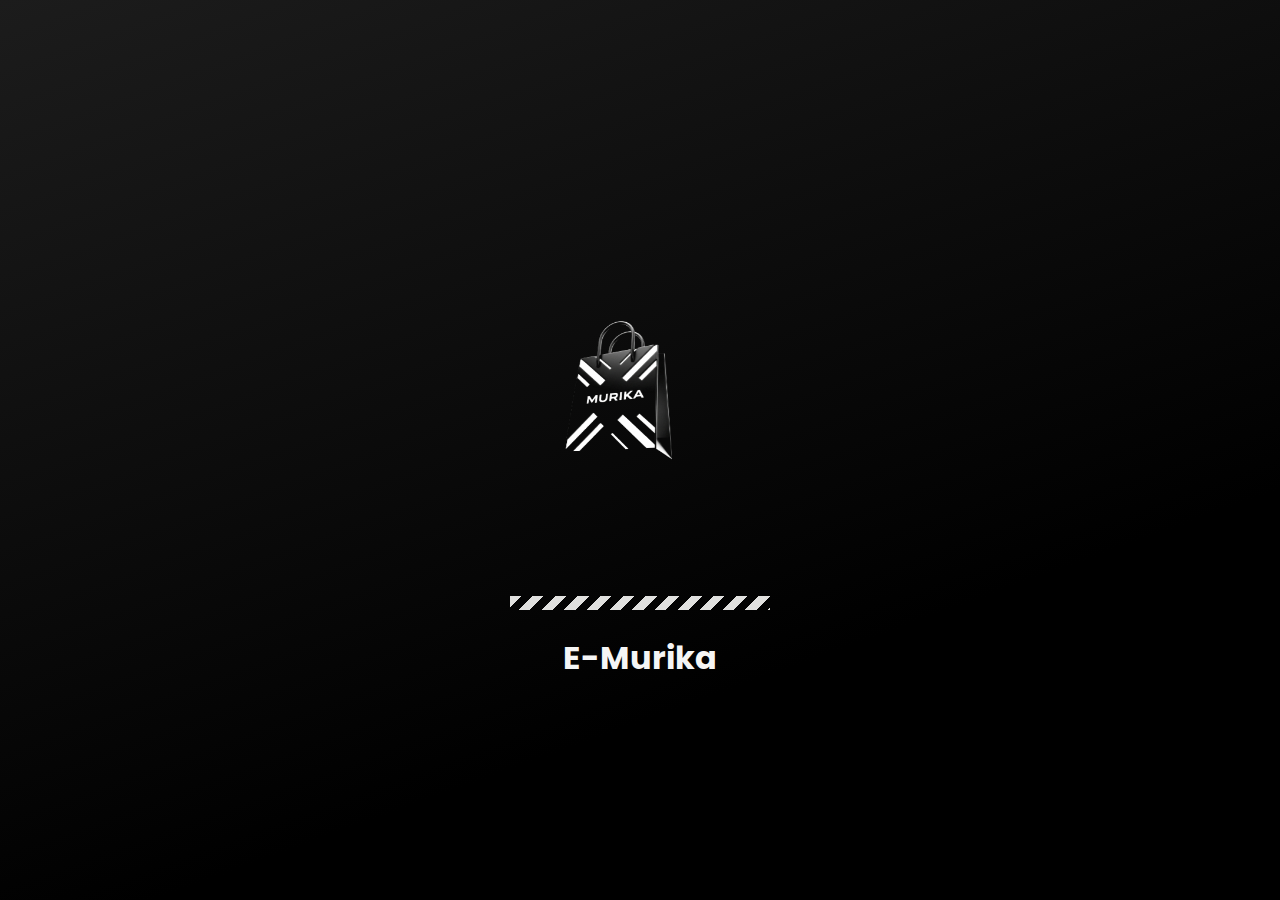
<file: templates/splash.html>
<!DOCTYPE html>
<html lang="en">
<head>
  <meta charset="UTF-8">
  <title>E-Murika</title>
  <meta name="viewport" content="width=device-width, initial-scale=1.0">
  <meta name="theme-color" content="#000000">

  <!-- Poppins -->
  <link href="https://fonts.googleapis.com/css2?family=Poppins:wght@600;700&display=swap" rel="stylesheet">

  <style>
    * {
      margin: 0;
      padding: 0;
      box-sizing: border-box;
    }

    body {
      height: 100vh;
      background: linear-gradient(
        160deg,
        #1c1c1c 0%,
        #000000 70%
      );
      display: flex;
      justify-content: center;
      align-items: center;
      font-family: 'Poppins', system-ui, -apple-system;
      overflow: hidden;
    }

    .splash {
      display: flex;
      flex-direction: column;
      align-items: center;
      animation: fadeIn 0.6s ease forwards;
    }

    /* Logo */
    .logo {
      width: 450px;
      transform-origin: top center;
      animation:
        swing 3.8s ease-in-out infinite,
        float 4.5s ease-in-out infinite;
      will-change: transform;
    }

    /* IMIGONGO ZIGZAG LOADER */
    .zigzag-wrapper {
      margin-top: 22px;
      width: 260px;
      height: 14px;
      overflow: hidden;
    }

    .zigzag {
      width: 520px;
      height: 14px;
      background: repeating-linear-gradient(
        135deg,
        #f9f9f7 0 8px,
        transparent 8px 16px
      );
      animation: moveZigzag 1.5s linear infinite;
      opacity: 0.9;
    }

    .brand {
      margin-top: 24px;
      font-size: 32px;
      font-weight: 700;
      color: #f5f5f5;
    }

    /* Animations */
    @keyframes swing {
      0% { transform: rotate(0deg); }
      25% { transform: rotate(2deg); }
      50% { transform: rotate(0deg); }
      75% { transform: rotate(-2deg); }
      100% { transform: rotate(0deg); }
    }

    @keyframes float {
      0% { translate: 0 0; }
      50% { translate: 0 6px; }
      100% { translate: 0 0; }
    }

    @keyframes moveZigzag {
      from { transform: translateX(0); }
      to { transform: translateX(-260px); }
    }

    @keyframes fadeIn {
      from { opacity: 0; }
      to { opacity: 1; }
    }

    @keyframes fadeOut {
      to {
        opacity: 0;
        transform: scale(0.96);
      }
    }
  </style>
</head>

<body>

  <div class="splash" id="splash">
    <img src="../static/murika_logo.png"
         alt="E-Murika"
         class="logo">

    <!-- Imigongo loading bar -->
    <div class="zigzag-wrapper">
      <div class="zigzag"></div>
    </div>

    <div class="brand">E-Murika</div>
  </div>

  <script>
    // 5-second loading like a real app
    setTimeout(() => {
      const splash = document.getElementById("splash");
      splash.style.animation = "fadeOut 0.6s ease forwards";

      setTimeout(() => {
        window.location.href = "language.html";
      }, 600);
    }, 5000);
  </script>

</body>
</html>
</file>
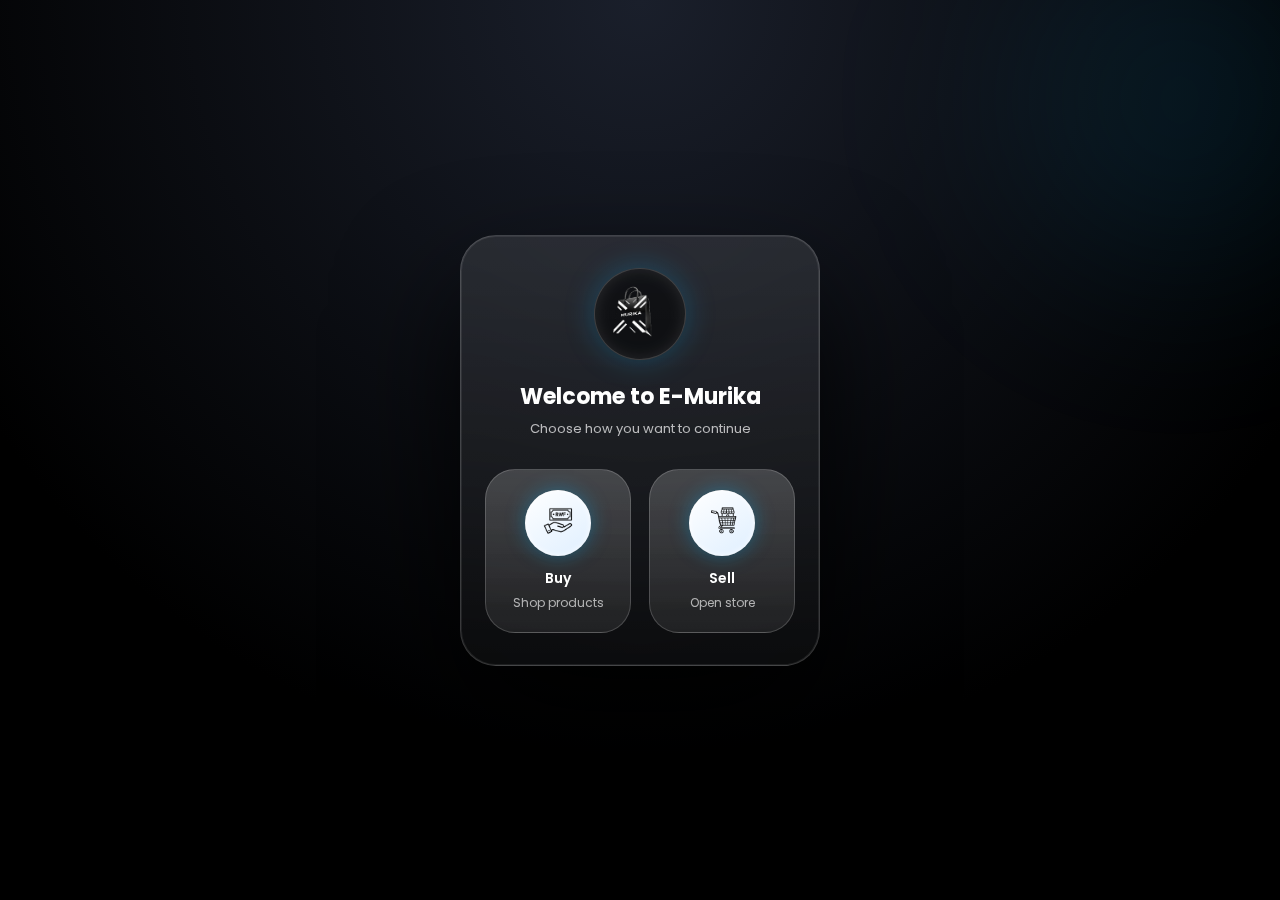
<file: templates/welcome.html>
<!DOCTYPE html>
<html lang="en">
<head>
<meta charset="UTF-8">
<title>E-Murika</title>
<meta name="viewport" content="width=device-width, initial-scale=1.0">

<link href="https://fonts.googleapis.com/css2?family=Poppins:wght@400;600;700&display=swap" rel="stylesheet">

<style>
*{
  margin:0;
  padding:0;
  box-sizing:border-box;
  font-family:'Poppins',system-ui;
}

body{
  min-height:100vh;
  background:
    radial-gradient(circle at top,#1a1f2b,#000 70%);
  display:flex;
  justify-content:center;
  align-items:center;
  padding:16px;
  overflow:hidden;
  color:#fff;
}

/* ambient tech glow */
body::after{
  content:"";
  position:absolute;
  width:600px;
  height:600px;
  background:radial-gradient(circle,rgba(0,180,255,.12),transparent 60%);
  filter:blur(80px);
  top:-200px;
  right:-200px;
}

/* GLASS CARD */
.card{
  width:100%;
  max-width:360px;
  padding:32px 24px;
  border-radius:36px;
  background:linear-gradient(
    180deg,
    rgba(255,255,255,.10),
    rgba(255,255,255,.03)
  );
  backdrop-filter:blur(30px);
  border:1px solid rgba(255,255,255,.18);
  box-shadow:
    0 60px 120px rgba(0,0,0,.85),
    inset 0 0 0 1px rgba(255,255,255,.08);
  text-align:center;
  position:relative;
  z-index:10;
}

/* LOGO */
.logo{
  width:92px;
  height:92px;
  margin:0 auto 20px;
  border-radius:50%;
  background:rgba(0,0,0,.55);
  border:1px solid rgba(255,255,255,.2);
  display:flex;
  align-items:center;
  justify-content:center;
  box-shadow:
    0 0 30px rgba(0,180,255,.25),
    inset 0 0 15px rgba(255,255,255,.1);
}

.logo img{
  width:180%;
  height:190%;
  object-fit:contain;
}

h1{
  font-size:22px;
  font-weight:700;
  margin-bottom:6px;
}

p{
  font-size:13px;
  opacity:.7;
  margin-bottom:30px;
}

/* OPTIONS */
.options{
  display:flex;
  gap:18px;
}

/* ACTION BUTTON (GLASS + TECH) */
.action{
  flex:1;
  padding:20px 10px 18px;
  border-radius:30px;
  background:
    linear-gradient(
      180deg,
      rgba(255,255,255,.14),
      rgba(255,255,255,.04)
    );
  border:1px solid rgba(255,255,255,.18);
  backdrop-filter:blur(22px);
  position:relative;
  cursor:pointer;
  overflow:hidden;
  transition:
    transform .35s ease,
    box-shadow .35s ease;
}

/* hover glow */
.action::before{
  content:"";
  position:absolute;
  inset:-50%;
  background:radial-gradient(circle,rgba(0,200,255,.25),transparent 55%);
  opacity:0;
  transition:.4s ease;
}

/* CLICK LIGHT PULSE */
.action::after{
  content:"";
  position:absolute;
  inset:0;
  background:radial-gradient(circle at center,rgba(255,255,255,.8),transparent 60%);
  opacity:0;
  transform:scale(.3);
}

/* hover */
.action:hover{
  transform:translateY(-6px) scale(1.05);
  box-shadow:0 30px 60px rgba(0,0,0,.9);
}
.action:hover::before{opacity:1}

/* active click */
.action.clicked::after{
  animation:clickGlow .6s ease-out forwards;
}

@keyframes clickGlow{
  0%{opacity:.9;transform:scale(.3)}
  100%{opacity:0;transform:scale(1.6)}
}

/* ICON */
.icon{
  width:66px;
  height:66px;
  margin:0 auto 12px;
  border-radius:50%;
  background:linear-gradient(145deg,#fff,#dfefff);
  display:flex;
  align-items:center;
  justify-content:center;
  box-shadow:
    0 0 20px rgba(0,180,255,.35),
    inset 0 0 6px rgba(255,255,255,.8);
}

.icon img{
  width:100%;
  height:70%;
  filter:contrast(1.2);
}

.action h2{
  font-size:14px;
  font-weight:600;
}

.action span{
  font-size:12px;
  opacity:.65;
}
</style>
</head>

<body>

<div class="card">

  <div class="logo">
    <img src="../static/murika_logo.png" alt="E-Murika">
  </div>

  <h1 id="welcome">Welcome to E-Murika</h1>
  <p id="subtitle">Choose how you want to continue</p>

  <div class="options">

    <div class="action" onclick="chooseRole(this,'buyer')">
      <div class="icon">
        <img src="../static/buy.png.png" alt="Buy">
      </div>
      <h2 id="buyTitle">Buy</h2>
      <span id="buyDesc">Shop products</span>
    </div>

    <div class="action" onclick="chooseRole(this,'seller')">
      <div class="icon">
        <img src="../static/sell.png.png" alt="Sell">
      </div>
      <h2 id="sellTitle">Sell</h2>
      <span id="sellDesc">Open store</span>
    </div>

  </div>
</div>

<script>
const lang = localStorage.getItem("emurika_language") || "en";

const t={
  en:{welcome:"Welcome to E-Murika",subtitle:"Choose how you want to continue",buyTitle:"Buy",buyDesc:"Shop products",sellTitle:"Sell",sellDesc:"Open store"},
  rw:{welcome:"Murakaza neza kuri E-Murika",subtitle:"Hitamo uko wifuza gukomeza",buyTitle:"Gura",buyDesc:"Gura ibicuruzwa",sellTitle:"Gurisha",sellDesc:"Fungura iduka"},
  fr:{welcome:"Bienvenue sur E-Murika",subtitle:"Choisissez comment continuer",buyTitle:"Acheter",buyDesc:"Voir produits",sellTitle:"Vendre",sellDesc:"Créer boutique"}
}[lang];

welcome.textContent=t.welcome;
subtitle.textContent=t.subtitle;
buyTitle.textContent=t.buyTitle;
buyDesc.textContent=t.buyDesc;
sellTitle.textContent=t.sellTitle;
sellDesc.textContent=t.sellDesc;

function chooseRole(el,role){
  el.classList.add("clicked");

  setTimeout(()=>{
    localStorage.setItem("emurika_role",role);
    window.location.href = role==="seller"
      ? "register.html"
      : "loginseller.html";
  },300);
}
</script>

</body>
</html>
</file>
